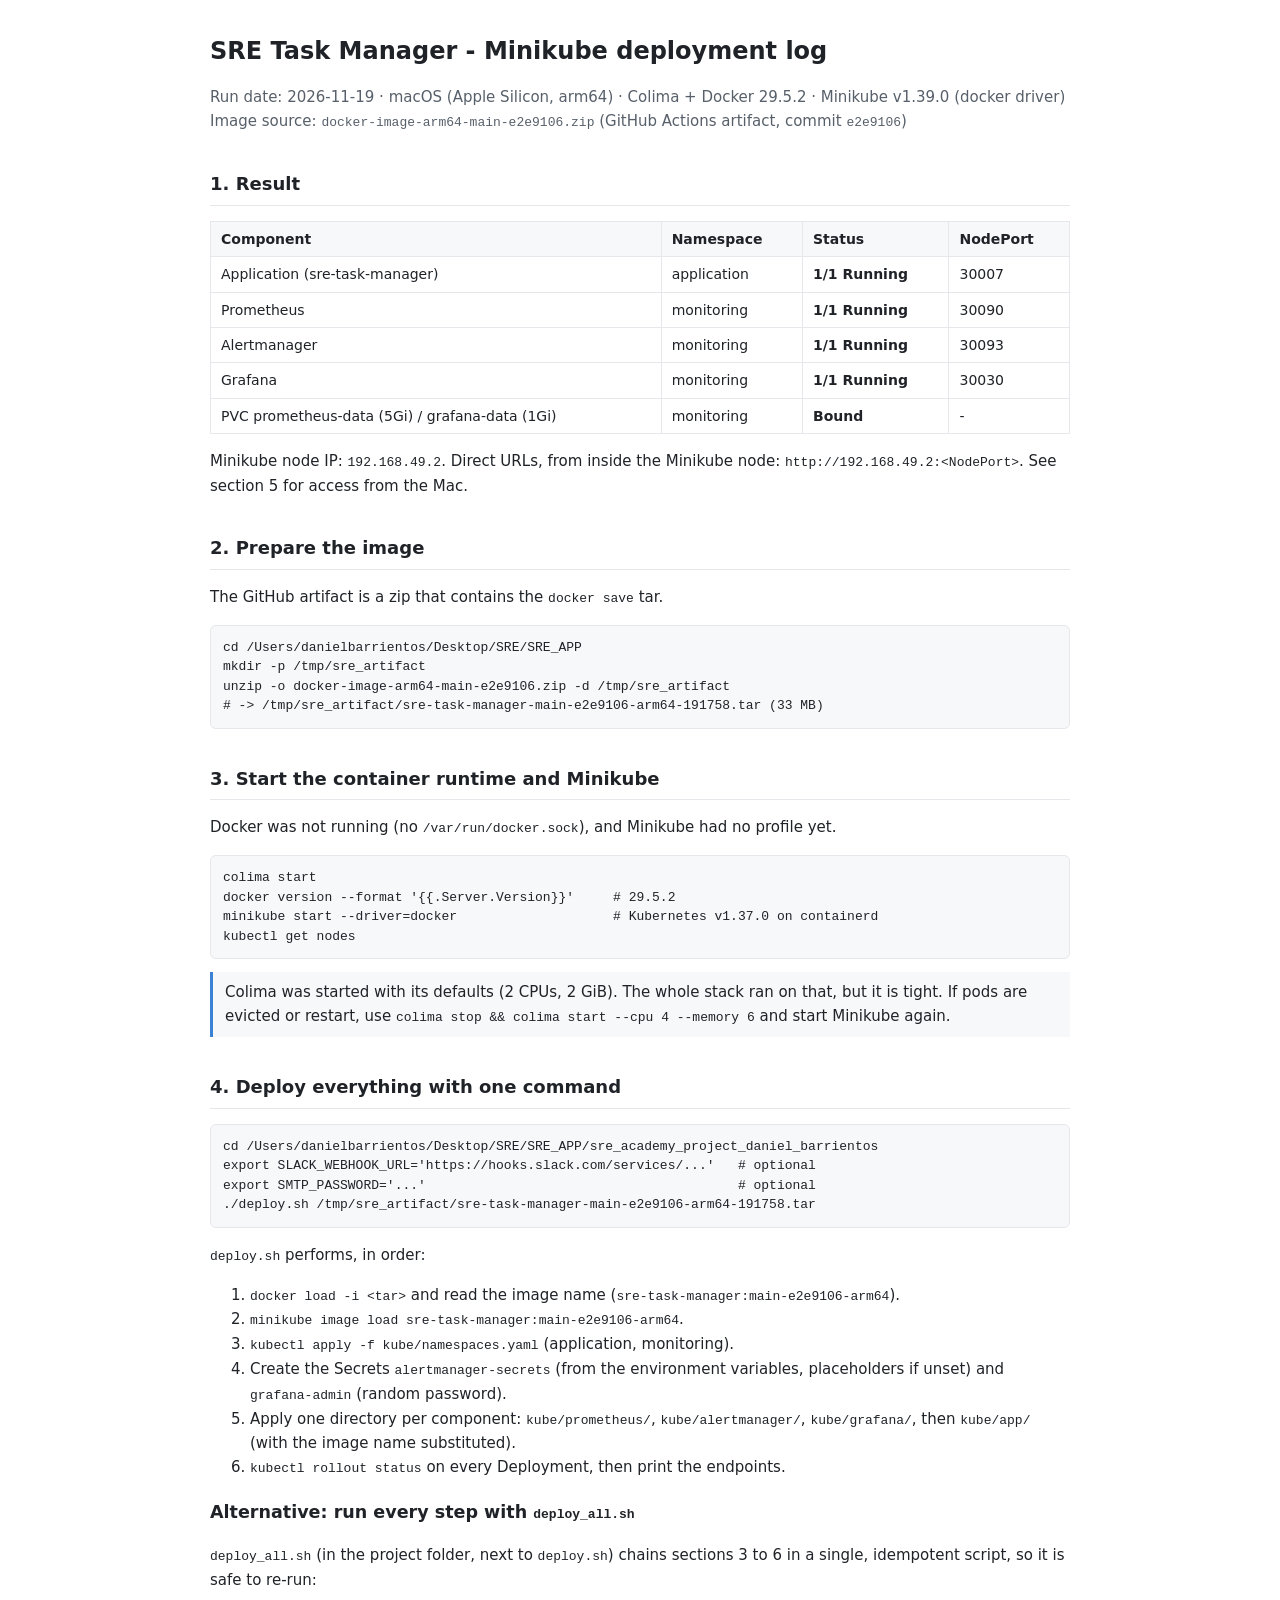
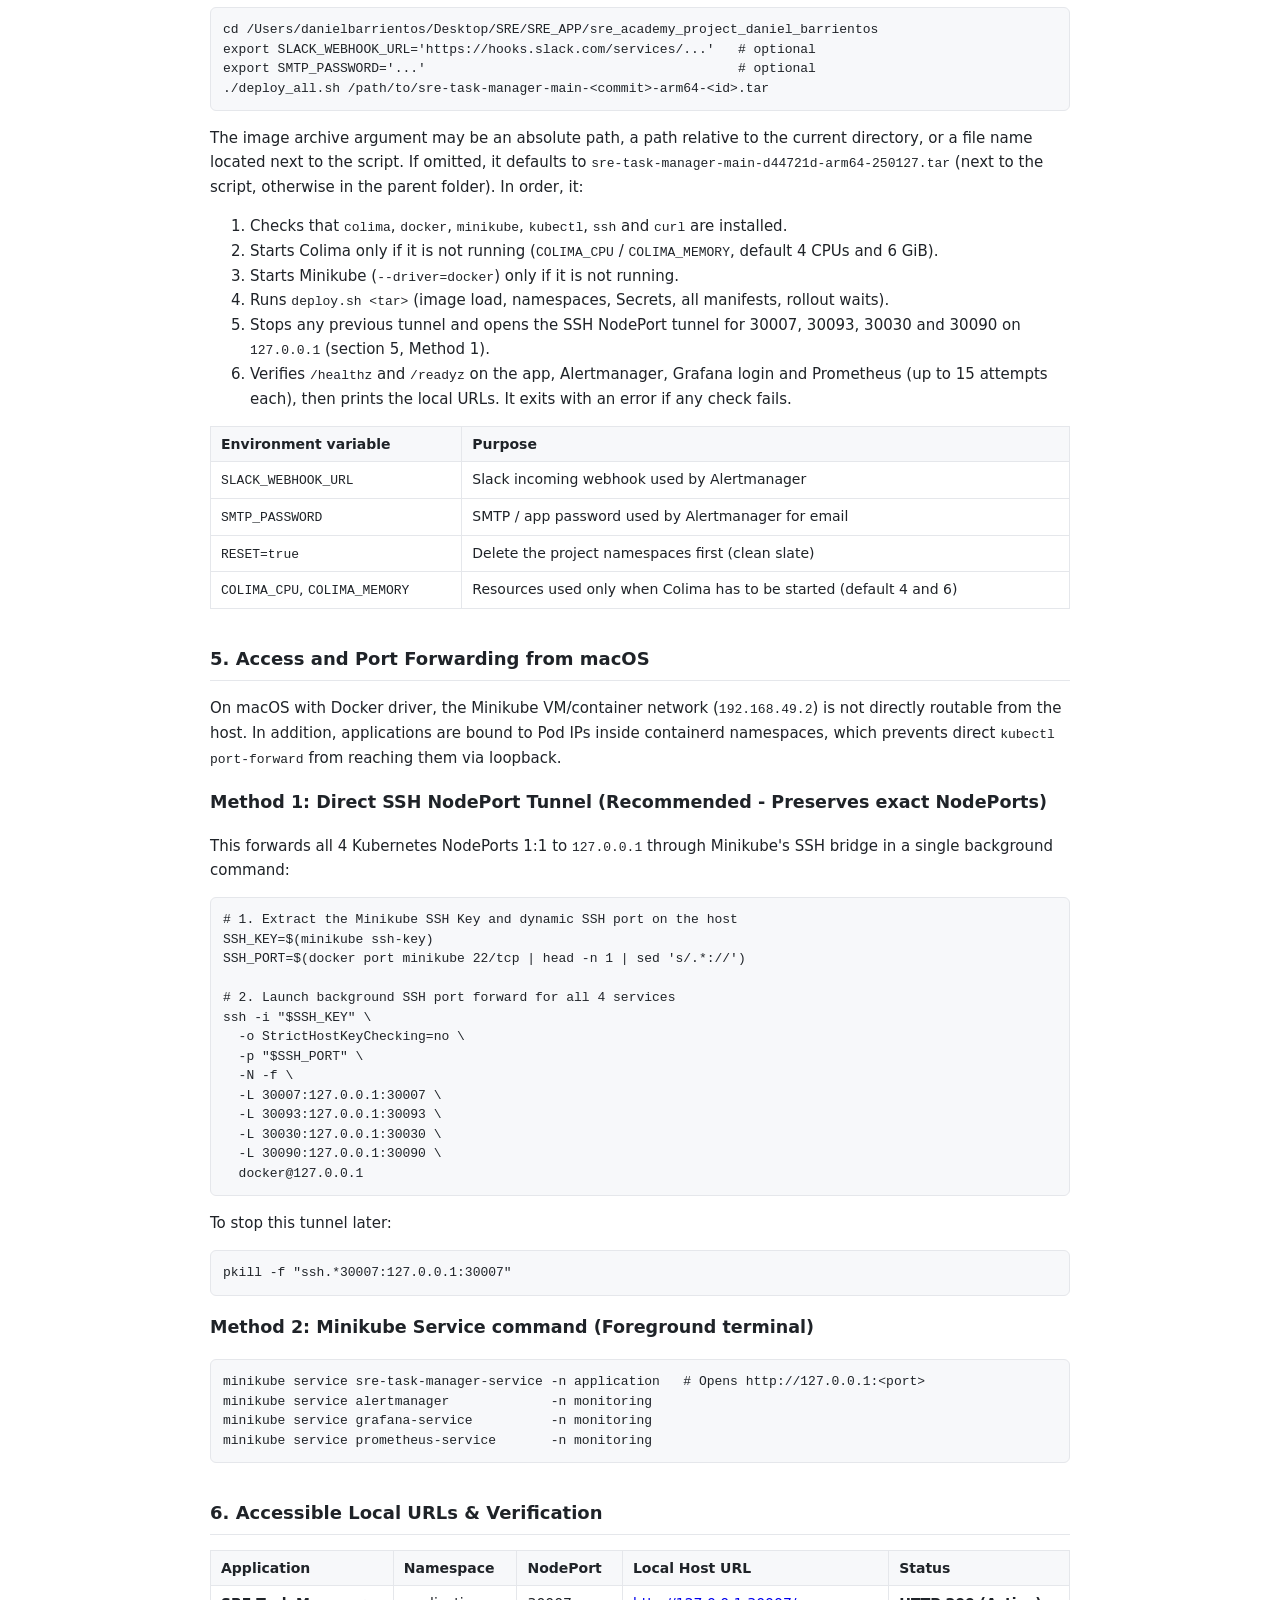
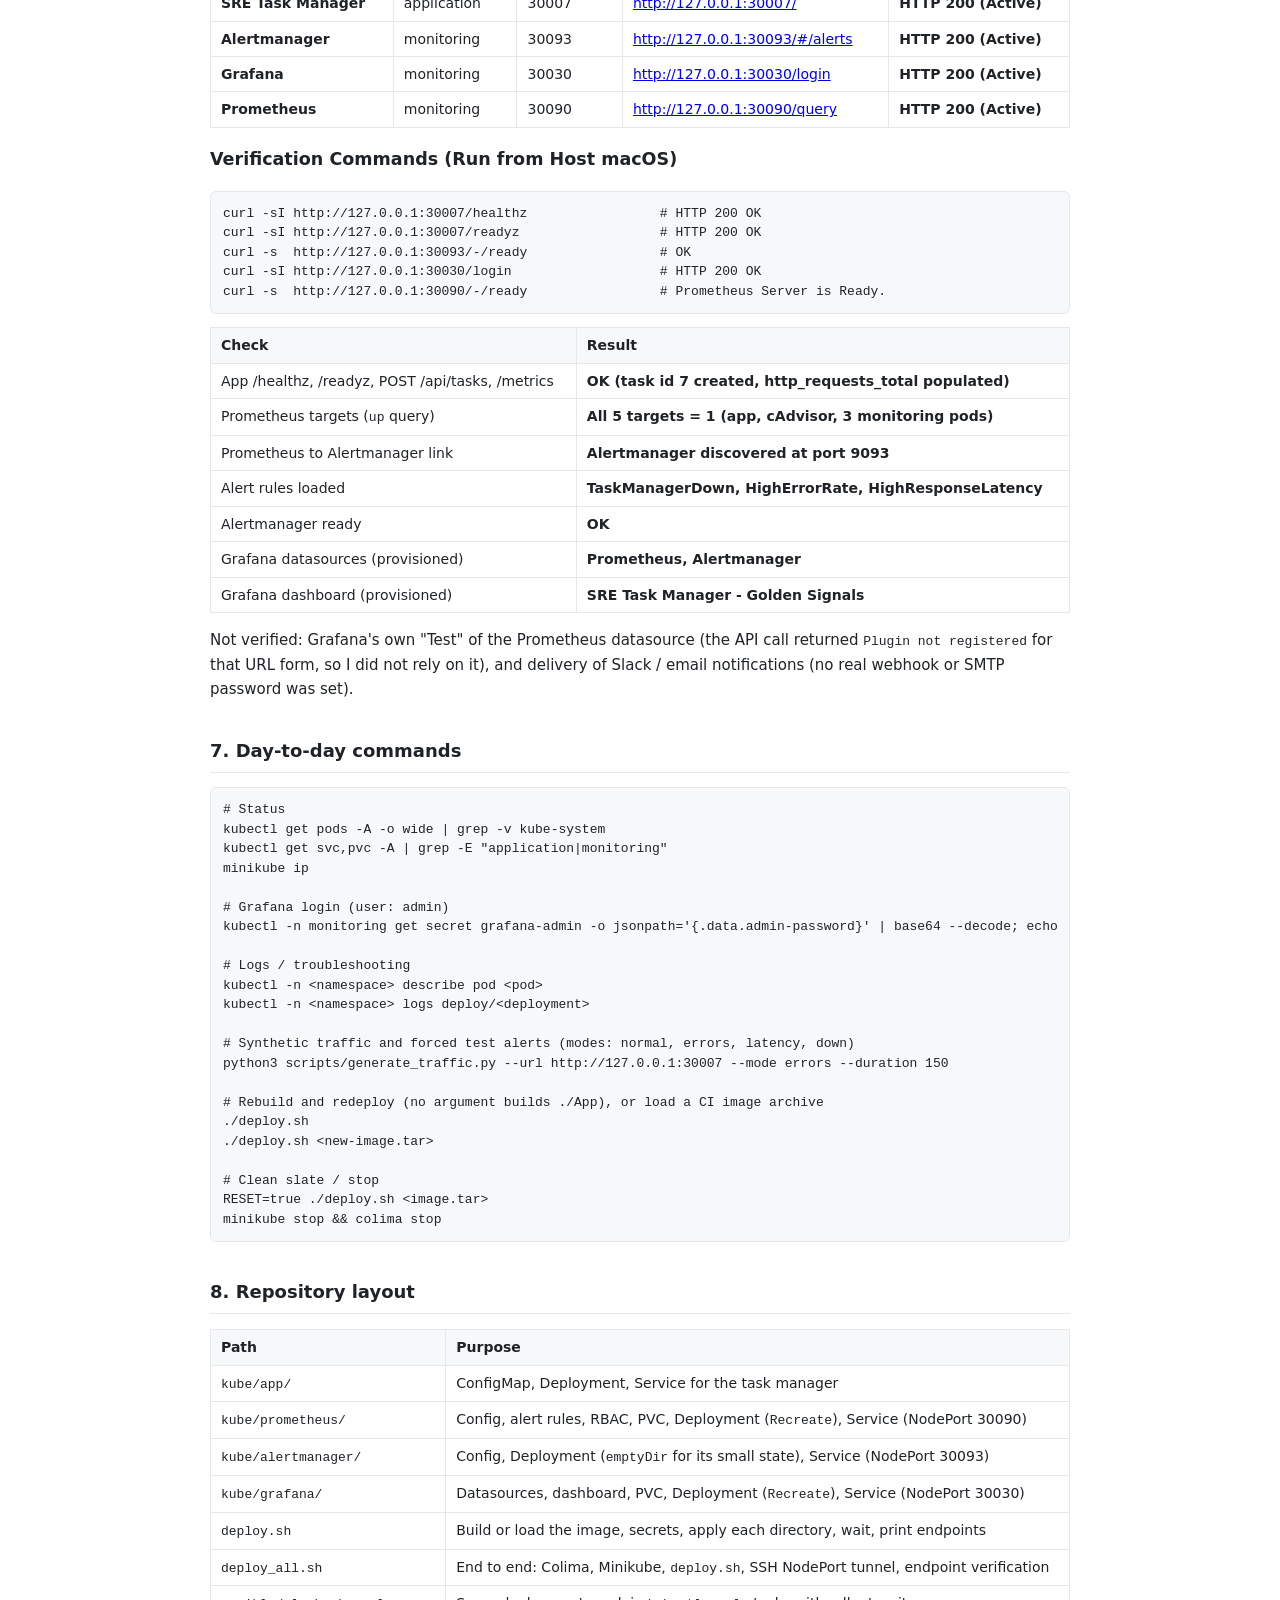
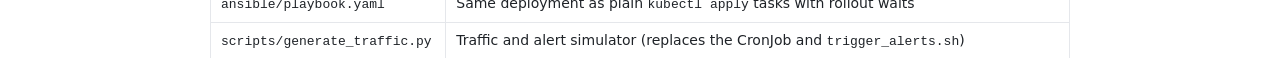
<file: deployment_steps.html>
<!DOCTYPE html>
<html lang="en">
<head>
<meta charset="utf-8">
<title>SRE Task Manager - Minikube deployment log</title>
<style>
  body { font-family: -apple-system, "Segoe UI", system-ui, sans-serif; font-size: 15px; line-height: 1.6; color: #1f2328; background: #fff; max-width: 860px; margin: 32px auto; padding: 0 20px; }
  h1 { font-size: 24px; margin-bottom: 4px; }
  h2 { font-size: 18px; border-bottom: 1px solid #e5e7eb; padding-bottom: 6px; margin-top: 36px; }
  p.muted, .muted { color: #57606a; }
  pre { background: #f7f8fa; border: 1px solid #e5e7eb; border-radius: 6px; padding: 12px; overflow-x: auto; font-size: 13px; line-height: 1.5; }
  code { font-family: ui-monospace, SFMono-Regular, Menlo, monospace; font-size: 13px; }
  table { border-collapse: collapse; width: 100%; margin: 12px 0; font-size: 14px; }
  th, td { border: 1px solid #e5e7eb; padding: 6px 10px; text-align: left; vertical-align: top; }
  th { background: #f7f8fa; }
  .note { background: #f7f8fa; border-left: 3px solid #3b82d4; padding: 8px 12px; margin: 12px 0; }
  .warn { background: #f7f8fa; border-left: 3px solid #7c5cd8; padding: 8px 12px; margin: 12px 0; }
  .ok { font-weight: 600; }
  footer { margin-top: 48px; padding-top: 12px; border-top: 1px solid #e5e7eb; text-align: center; font-size: 12px; color: #57606a; }
</style>
</head>
<body>

<h1>SRE Task Manager - Minikube deployment log</h1>
<p class="muted">Run date: 2026-11-19 &middot; macOS (Apple Silicon, arm64) &middot; Colima + Docker 29.5.2 &middot; Minikube v1.39.0 (docker driver)<br>
Image source: <code>docker-image-arm64-main-e2e9106.zip</code> (GitHub Actions artifact, commit <code>e2e9106</code>)</p>

<h2>1. Result</h2>
<table>
  <tr><th>Component</th><th>Namespace</th><th>Status</th><th>NodePort</th></tr>
  <tr><td>Application (sre-task-manager)</td><td>application</td><td class="ok">1/1 Running</td><td>30007</td></tr>
  <tr><td>Prometheus</td><td>monitoring</td><td class="ok">1/1 Running</td><td>30090</td></tr>
  <tr><td>Alertmanager</td><td>monitoring</td><td class="ok">1/1 Running</td><td>30093</td></tr>
  <tr><td>Grafana</td><td>monitoring</td><td class="ok">1/1 Running</td><td>30030</td></tr>
  <tr><td>PVC prometheus-data (5Gi) / grafana-data (1Gi)</td><td>monitoring</td><td class="ok">Bound</td><td>-</td></tr>
</table>
<p>Minikube node IP: <code>192.168.49.2</code>. Direct URLs, from inside the Minikube node: <code>http://192.168.49.2:&lt;NodePort&gt;</code>. See section 5 for access from the Mac.</p>

<h2>2. Prepare the image</h2>
<p>The GitHub artifact is a zip that contains the <code>docker save</code> tar.</p>
<pre><code>cd /Users/danielbarrientos/Desktop/SRE/SRE_APP
mkdir -p /tmp/sre_artifact
unzip -o docker-image-arm64-main-e2e9106.zip -d /tmp/sre_artifact
# -> /tmp/sre_artifact/sre-task-manager-main-e2e9106-arm64-191758.tar (33 MB)</code></pre>

<h2>3. Start the container runtime and Minikube</h2>
<p>Docker was not running (no <code>/var/run/docker.sock</code>), and Minikube had no profile yet.</p>
<pre><code>colima start
docker version --format '{{.Server.Version}}'     # 29.5.2
minikube start --driver=docker                    # Kubernetes v1.37.0 on containerd
kubectl get nodes</code></pre>
<div class="note">Colima was started with its defaults (2 CPUs, 2 GiB). The whole stack ran on that, but it is tight. If pods are evicted or restart, use <code>colima stop &amp;&amp; colima start --cpu 4 --memory 6</code> and start Minikube again.</div>

<h2>4. Deploy everything with one command</h2>
<pre><code>cd /Users/danielbarrientos/Desktop/SRE/SRE_APP/sre_academy_project_daniel_barrientos
export SLACK_WEBHOOK_URL='https://hooks.slack.com/services/...'   # optional
export SMTP_PASSWORD='...'                                        # optional
./deploy.sh /tmp/sre_artifact/sre-task-manager-main-e2e9106-arm64-191758.tar</code></pre>
<p><code>deploy.sh</code> performs, in order:</p>
<ol>
  <li><code>docker load -i &lt;tar&gt;</code> and read the image name (<code>sre-task-manager:main-e2e9106-arm64</code>).</li>
  <li><code>minikube image load sre-task-manager:main-e2e9106-arm64</code>.</li>
  <li><code>kubectl apply -f kube/namespaces.yaml</code> (application, monitoring).</li>
  <li>Create the Secrets <code>alertmanager-secrets</code> (from the environment variables, placeholders if unset) and <code>grafana-admin</code> (random password).</li>
  <li>Apply one directory per component: <code>kube/prometheus/</code>, <code>kube/alertmanager/</code>, <code>kube/grafana/</code>, then <code>kube/app/</code> (with the image name substituted).</li>
  <li><code>kubectl rollout status</code> on every Deployment, then print the endpoints.</li>
</ol>

<h3>Alternative: run every step with <code>deploy_all.sh</code></h3>
<p><code>deploy_all.sh</code> (in the project folder, next to <code>deploy.sh</code>) chains sections 3 to 6 in a single, idempotent script, so it is safe to re-run:</p>
<pre><code>cd /Users/danielbarrientos/Desktop/SRE/SRE_APP/sre_academy_project_daniel_barrientos
export SLACK_WEBHOOK_URL='https://hooks.slack.com/services/...'   # optional
export SMTP_PASSWORD='...'                                        # optional
./deploy_all.sh /path/to/sre-task-manager-main-&lt;commit&gt;-arm64-&lt;id&gt;.tar</code></pre>
<p>The image archive argument may be an absolute path, a path relative to the current directory, or a file name located next to the script. If omitted, it defaults to <code>sre-task-manager-main-d44721d-arm64-250127.tar</code> (next to the script, otherwise in the parent folder). In order, it:</p>
<ol>
  <li>Checks that <code>colima</code>, <code>docker</code>, <code>minikube</code>, <code>kubectl</code>, <code>ssh</code> and <code>curl</code> are installed.</li>
  <li>Starts Colima only if it is not running (<code>COLIMA_CPU</code> / <code>COLIMA_MEMORY</code>, default 4 CPUs and 6 GiB).</li>
  <li>Starts Minikube (<code>--driver=docker</code>) only if it is not running.</li>
  <li>Runs <code>deploy.sh &lt;tar&gt;</code> (image load, namespaces, Secrets, all manifests, rollout waits).</li>
  <li>Stops any previous tunnel and opens the SSH NodePort tunnel for 30007, 30093, 30030 and 30090 on <code>127.0.0.1</code> (section 5, Method 1).</li>
  <li>Verifies <code>/healthz</code> and <code>/readyz</code> on the app, Alertmanager, Grafana login and Prometheus (up to 15 attempts each), then prints the local URLs. It exits with an error if any check fails.</li>
</ol>
<table>
  <tr><th>Environment variable</th><th>Purpose</th></tr>
  <tr><td><code>SLACK_WEBHOOK_URL</code></td><td>Slack incoming webhook used by Alertmanager</td></tr>
  <tr><td><code>SMTP_PASSWORD</code></td><td>SMTP / app password used by Alertmanager for email</td></tr>
  <tr><td><code>RESET=true</code></td><td>Delete the project namespaces first (clean slate)</td></tr>
  <tr><td><code>COLIMA_CPU</code>, <code>COLIMA_MEMORY</code></td><td>Resources used only when Colima has to be started (default 4 and 6)</td></tr>
</table>

<h2>5. Access and Port Forwarding from macOS</h2>
<p>On macOS with Docker driver, the Minikube VM/container network (<code>192.168.49.2</code>) is not directly routable from the host. In addition, applications are bound to Pod IPs inside containerd namespaces, which prevents direct <code>kubectl port-forward</code> from reaching them via loopback.</p>

<h3>Method 1: Direct SSH NodePort Tunnel (Recommended - Preserves exact NodePorts)</h3>
<p>This forwards all 4 Kubernetes NodePorts 1:1 to <code>127.0.0.1</code> through Minikube's SSH bridge in a single background command:</p>

<pre><code># 1. Extract the Minikube SSH Key and dynamic SSH port on the host
SSH_KEY=$(minikube ssh-key)
SSH_PORT=$(docker port minikube 22/tcp | head -n 1 | sed 's/.*://')

# 2. Launch background SSH port forward for all 4 services
ssh -i "$SSH_KEY" \
  -o StrictHostKeyChecking=no \
  -p "$SSH_PORT" \
  -N -f \
  -L 30007:127.0.0.1:30007 \
  -L 30093:127.0.0.1:30093 \
  -L 30030:127.0.0.1:30030 \
  -L 30090:127.0.0.1:30090 \
  docker@127.0.0.1</code></pre>

<p>To stop this tunnel later:</p>
<pre><code>pkill -f "ssh.*30007:127.0.0.1:30007"</code></pre>

<h3>Method 2: Minikube Service command (Foreground terminal)</h3>
<pre><code>minikube service sre-task-manager-service -n application   # Opens http://127.0.0.1:&lt;port&gt;
minikube service alertmanager             -n monitoring
minikube service grafana-service          -n monitoring
minikube service prometheus-service       -n monitoring</code></pre>

<h2>6. Accessible Local URLs & Verification</h2>
<table>
  <tr><th>Application</th><th>Namespace</th><th>NodePort</th><th>Local Host URL</th><th>Status</th></tr>
  <tr><td><strong>SRE Task Manager</strong></td><td>application</td><td>30007</td><td><a href="http://127.0.0.1:30007/">http://127.0.0.1:30007/</a></td><td class="ok">HTTP 200 (Active)</td></tr>
  <tr><td><strong>Alertmanager</strong></td><td>monitoring</td><td>30093</td><td><a href="http://127.0.0.1:30093/#/alerts">http://127.0.0.1:30093/#/alerts</a></td><td class="ok">HTTP 200 (Active)</td></tr>
  <tr><td><strong>Grafana</strong></td><td>monitoring</td><td>30030</td><td><a href="http://127.0.0.1:30030/login">http://127.0.0.1:30030/login</a></td><td class="ok">HTTP 200 (Active)</td></tr>
  <tr><td><strong>Prometheus</strong></td><td>monitoring</td><td>30090</td><td><a href="http://127.0.0.1:30090/query">http://127.0.0.1:30090/query</a></td><td class="ok">HTTP 200 (Active)</td></tr>
</table>

<h3>Verification Commands (Run from Host macOS)</h3>
<pre><code>curl -sI http://127.0.0.1:30007/healthz                 # HTTP 200 OK
curl -sI http://127.0.0.1:30007/readyz                  # HTTP 200 OK
curl -s  http://127.0.0.1:30093/-/ready                 # OK
curl -sI http://127.0.0.1:30030/login                   # HTTP 200 OK
curl -s  http://127.0.0.1:30090/-/ready                 # Prometheus Server is Ready.</code></pre>
<table>
  <tr><th>Check</th><th>Result</th></tr>
  <tr><td>App /healthz, /readyz, POST /api/tasks, /metrics</td><td class="ok">OK (task id 7 created, http_requests_total populated)</td></tr>
  <tr><td>Prometheus targets (<code>up</code> query)</td><td class="ok">All 5 targets = 1 (app, cAdvisor, 3 monitoring pods)</td></tr>
  <tr><td>Prometheus to Alertmanager link</td><td class="ok">Alertmanager discovered at port 9093</td></tr>
  <tr><td>Alert rules loaded</td><td class="ok">TaskManagerDown, HighErrorRate, HighResponseLatency</td></tr>
  <tr><td>Alertmanager ready</td><td class="ok">OK</td></tr>
  <tr><td>Grafana datasources (provisioned)</td><td class="ok">Prometheus, Alertmanager</td></tr>
  <tr><td>Grafana dashboard (provisioned)</td><td class="ok">SRE Task Manager - Golden Signals</td></tr>
</table>
<p>Not verified: Grafana's own "Test" of the Prometheus datasource (the API call returned <code>Plugin not registered</code> for that URL form, so I did not rely on it), and delivery of Slack / email notifications (no real webhook or SMTP password was set).</p>

<h2>7. Day-to-day commands</h2>
<pre><code># Status
kubectl get pods -A -o wide | grep -v kube-system
kubectl get svc,pvc -A | grep -E "application|monitoring"
minikube ip

# Grafana login (user: admin)
kubectl -n monitoring get secret grafana-admin -o jsonpath='{.data.admin-password}' | base64 --decode; echo

# Logs / troubleshooting
kubectl -n &lt;namespace&gt; describe pod &lt;pod&gt;
kubectl -n &lt;namespace&gt; logs deploy/&lt;deployment&gt;

# Synthetic traffic and forced test alerts (modes: normal, errors, latency, down)
python3 scripts/generate_traffic.py --url http://127.0.0.1:30007 --mode errors --duration 150

# Rebuild and redeploy (no argument builds ./App), or load a CI image archive
./deploy.sh
./deploy.sh &lt;new-image.tar&gt;

# Clean slate / stop
RESET=true ./deploy.sh &lt;image.tar&gt;
minikube stop &amp;&amp; colima stop</code></pre>

<h2>8. Repository layout</h2>
<table>
  <tr><th>Path</th><th>Purpose</th></tr>
  <tr><td><code>kube/app/</code></td><td>ConfigMap, Deployment, Service for the task manager</td></tr>
  <tr><td><code>kube/prometheus/</code></td><td>Config, alert rules, RBAC, PVC, Deployment (<code>Recreate</code>), Service (NodePort 30090)</td></tr>
  <tr><td><code>kube/alertmanager/</code></td><td>Config, Deployment (<code>emptyDir</code> for its small state), Service (NodePort 30093)</td></tr>
  <tr><td><code>kube/grafana/</code></td><td>Datasources, dashboard, PVC, Deployment (<code>Recreate</code>), Service (NodePort 30030)</td></tr>
  <tr><td><code>deploy.sh</code></td><td>Build or load the image, secrets, apply each directory, wait, print endpoints</td></tr>
  <tr><td><code>deploy_all.sh</code></td><td>End to end: Colima, Minikube, <code>deploy.sh</code>, SSH NodePort tunnel, endpoint verification</td></tr>
  <tr><td><code>ansible/playbook.yaml</code></td><td>Same deployment as plain <code>kubectl apply</code> tasks with rollout waits</td></tr>
  <tr><td><code>scripts/generate_traffic.py</code></td><td>Traffic and alert simulator (replaces the CronJob and <code>trigger_alerts.sh</code>)</td></tr>
</table>

</body>
</html>
</file>
